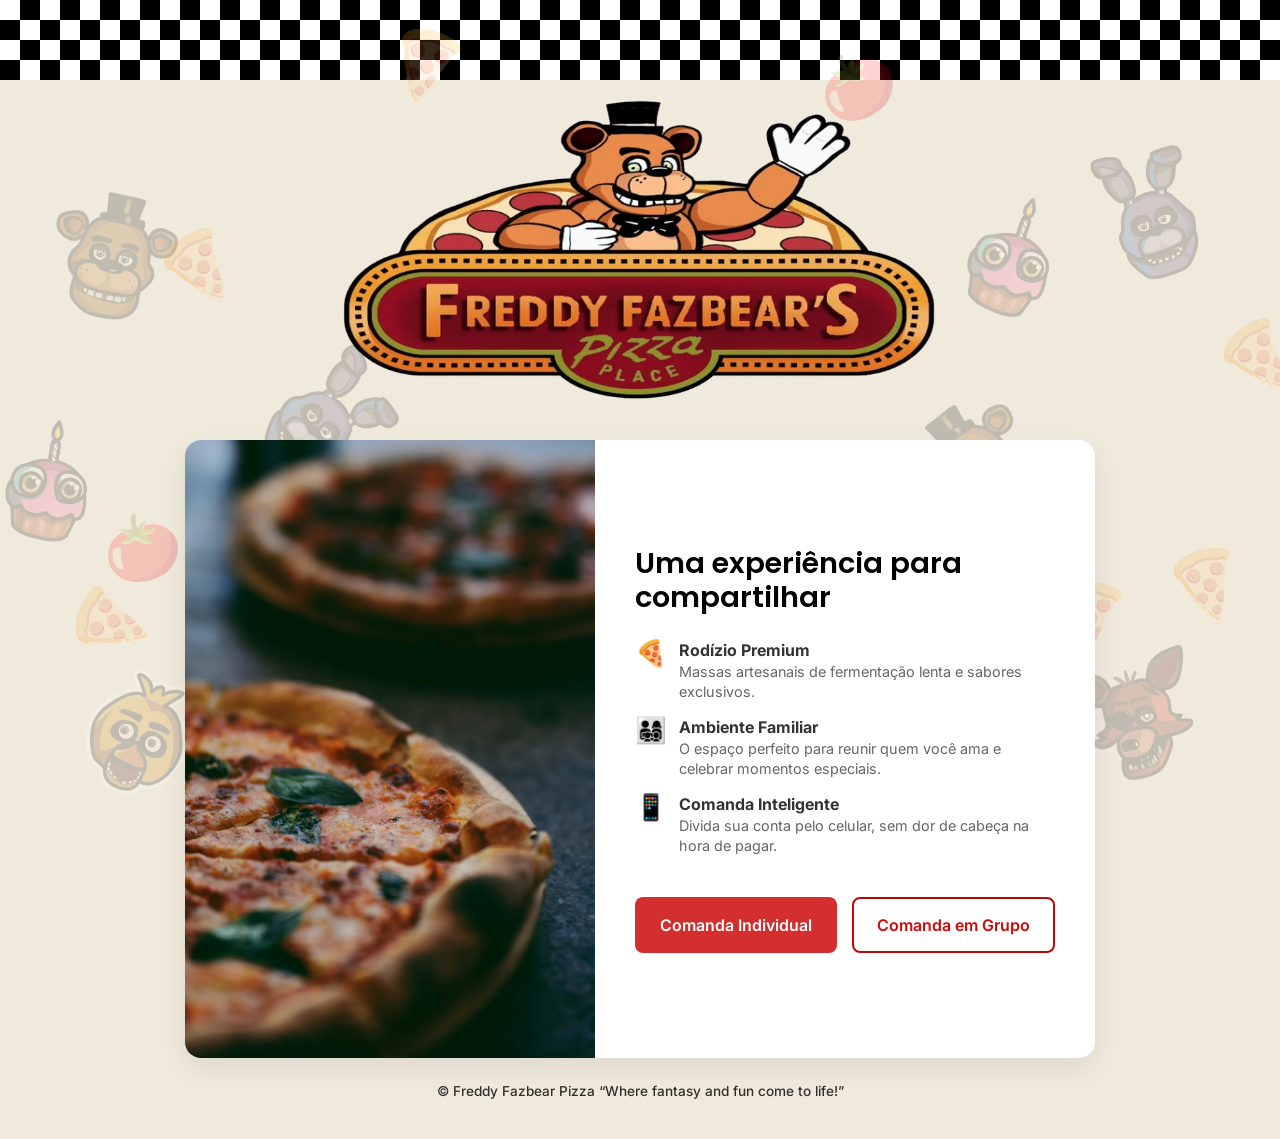
<file: index.html>
<!DOCTYPE html>
<html lang="pt-BR">
<head>
    <meta charset="UTF-8">
    <title>Pizzaria Freddy's Fazbear Pizza</title>
    <link rel="icon" type="image/x-icon" href="img/ab.png">
    <link rel="manifest" href="/manifest.json">
    <meta name="viewport" content="width=device-width, initial-scale=1.0">
    <link href="https://fonts.googleapis.com/css2?family=Inter:wght@300;400;500;600&family=Poppins:wght@500;600;700&display=swap" rel="stylesheet">
    <link rel="stylesheet" href="style.css">
</head>
<body>

    <div class="decoracoes">
    <span class="icone d1"><img src="img/freddy.png"></span>
    <span class="icone d2"><img src="img/bonnie.png"></span>
    <span class="icone d3"><img src="img/chica.png"></span>
    <span class="icone d4"><img src="img/foxy.png"></span>
    <span class="icone d5"><img src="img/cuocake.png"></span>
    <span class="icone d6">🍕</span>
    <span class="icone d7">🍕</span>
    <span class="icone d8">🍅</span>
    <span class="icone d9">🧀</span>
    <span class="icone d10">🍕</span>
    <span class="icone d11">🍕</span>
    <span class="icone d12"><img src="img/cuocake.png"></span>
    <span class="icone d13">🍅</span>
    <span class="icone d14">🍕</span>
    <span class="icone d15">🍕</span>
    <span class="icone d16">🍕</span>
    <span class="icone d17"><img src="img/bonnie.png"></span>
    <span class="icone d18"><img src="img/freddy.png"></span>

    </div>

    <div class="lights">
<span></span><span></span><span></span><span></span><span></span>
</div>

    <header class="hero-header"> 
    </header>

    <div class="banner">
        <img src="img/freddybannerpizza-removebg-preview.png" alt="">
    </div>
    <main class="container">
       <div class="card apresentacao layout-dividido">
            
            <div class="card-imagem">
                <img src="img/pizza.jpg" alt="Pizza artesanal saindo do forno">
            </div>

            <div class="card-conteudo">
                <h2>Uma experiência para compartilhar</h2>

                <ul class="lista-features">
                    <li>
                        <span class="icone-feature">🍕</span>
                        <div>
                            <strong>Rodízio Premium</strong>
                            <p>Massas artesanais de fermentação lenta e sabores exclusivos.</p>
                        </div>
                    </li>
                    <li>
                        <span class="icone-feature">👨‍👩‍👧‍👦</span>
                        <div>
                            <strong>Ambiente Familiar</strong>
                            <p>O espaço perfeito para reunir quem você ama e celebrar momentos especiais.</p>
                        </div>
                    </li>
                    <li>
                        <span class="icone-feature">📱</span>
                        <div>
                            <strong>Comanda Inteligente</strong>
                            <p>Divida sua conta pelo celular, sem dor de cabeça na hora de pagar.</p>
                        </div>
                    </li>
                </ul>

                <div class="botoes-grid">
                    <button class="btn-primary" onclick="window.location.href='comanda-individual.html'">Comanda Individual</button>
                    <button class="btn-outline" onclick="window.location.href='comanda-grupo.html'">Comanda em Grupo</button>
                </div>
            </div>
            
        </div>

        <div class="mini-rodape">
            <p>© Freddy Fazbear Pizza
“Where fantasy and fun come to life!”</p>
        </div>
    </main>

    <script src="script.js"></script>
</body>
</html>
</file>
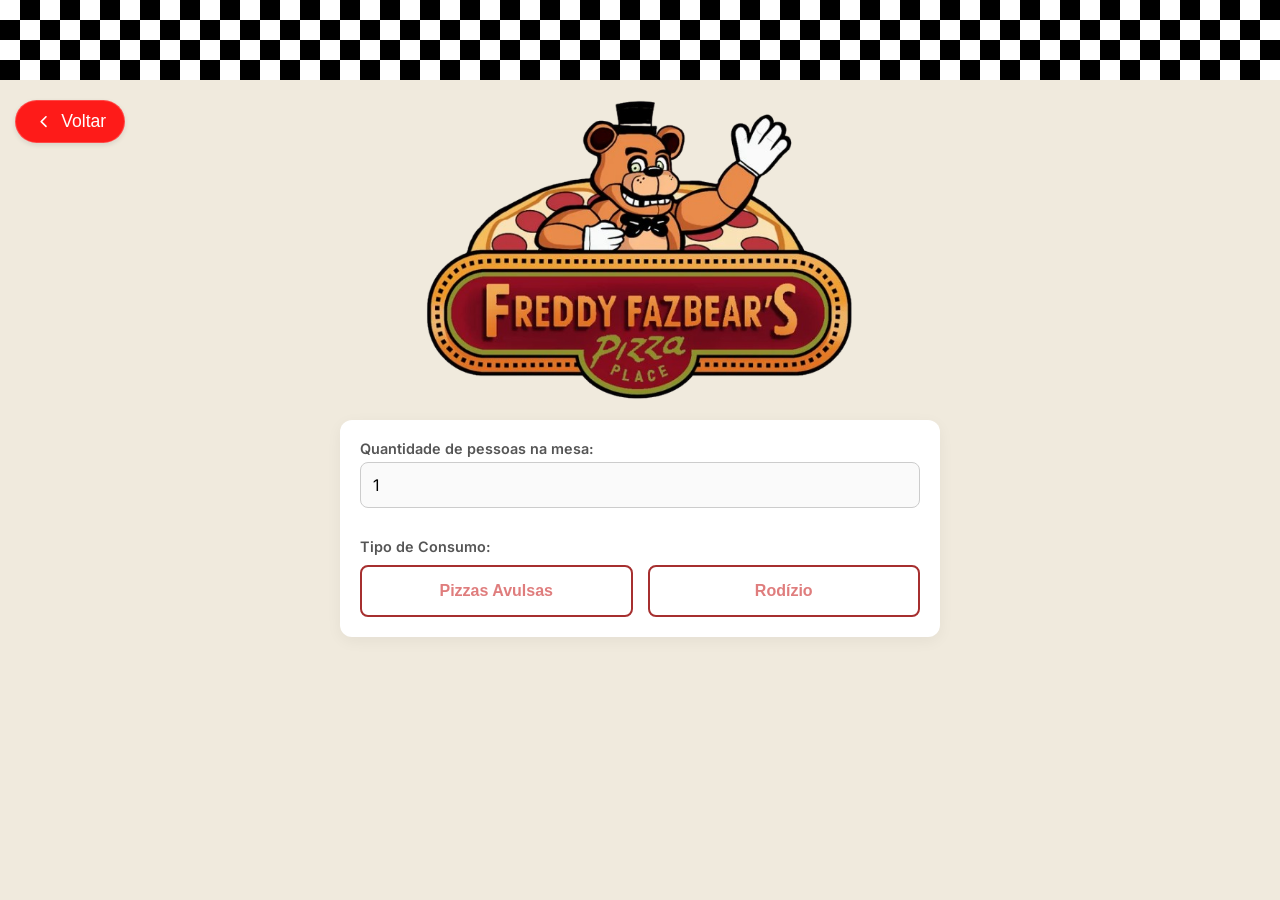
<file: comanda-grupo.html>
<!DOCTYPE html>
<html lang="pt-BR">
<head>
<meta charset="UTF-8">
<title>Comanda em Grupo - Freddy's Fazbear Pizza</title>
<meta name="viewport" content="width=device-width, initial-scale=1.0">
<link href="https://fonts.googleapis.com/css2?family=Inter:wght@300;400;500;600&display=swap" rel="stylesheet">
<link rel="stylesheet" href="comanda.css">
</head>
<body>

<header>
    <button class="btn-voltar" onclick="window.location.href='index.html'">
        <svg width="24" height="24" viewBox="0 0 24 24" fill="none" stroke="currentColor" stroke-width="2" stroke-linecap="round" stroke-linejoin="round" class="icone-voltar">
            <polyline points="15 18 9 12 15 6"></polyline>
        </svg>
        Voltar
    </button>
  
</header>
<div class="banner">
    <img src="img/freddybannerpizza-removebg-preview.png" alt="">
</div>

<div class="container">
    <div class="card configuracao">
        <label>Quantidade de pessoas na mesa:</label>
        <input type="number" id="qtdPessoas" min="1" value="1" oninput="atualizarValores()">

        <label style="margin-top: 15px;">Tipo de Consumo:</label>
        <div class="grid-2">
            <button class="btn-outline" onclick="selecionarTipo('avulsa')">Pizzas Avulsas</button>
            <button class="btn-outline" onclick="selecionarTipo('rodizio')">Rodízio</button>
        </div>
    </div>

    <section id="areaPedidos" class="hidden">
        
        <div class="card" id="cardPizzas">
            <h2> Adicionar Pizza</h2>
            
            <label>Categoria</label>
            <select id="categoriaPizza" onchange="carregarSabores()">
                <option value="salgada">Salgadas</option>
                <option value="doce">Doces</option>
            </select>

            <label>Sabor Principal</label>
            <select id="sabor1"></select>

            <div class="checkbox-group">
                <input type="checkbox" id="meioMeio" onchange="toggleMeioMeio()">
                <label for="meioMeio" style="margin:0;">Meio a Meio?</label>
            </div>

            <select id="sabor2" class="hidden"></select>

            <div class="grid-2">
                <div>
                    <label>Tamanho</label>
                    <select id="tamanho">
                        <option value="40">Pequena - R$40</option>
                        <option value="60">Média - R$60</option>
                        <option value="80">Grande - R$80</option>
                    </select>
                </div>
                <div>
                    <label>Quantidade</label>
                    <input type="number" id="quantidadePizza" min="1" value="1">
                </div>
            </div>

            <label>Observações</label>
            <input type="text" id="comentario" placeholder="Ex: sem cebola, borda recheada...">

            <button onclick="adicionarPizza()">+ Adicionar Pizza</button>
        </div>

        <div class="card">
            <h2> Adicionar Bebida</h2>

            <label>Tipo</label>
            <select id="tipoBebida" onchange="carregarBebidas()">
                <option value="">Selecione...</option>
                <option value="refrigerante">Refrigerante</option>
                <option value="agua">Água</option>
                <option value="suco">Suco</option>
            </select>

            <select id="marcaBebida" onchange="carregarTamanhos()" class="hidden"></select>
            <select id="tamanhoBebida" class="hidden"></select>

            <div class="grid-2">
                <div>
                    <label>Copos Total</label>
                    <input type="number" id="coposTotal" min="0" placeholder="0">
                </div>
                <div>
                    <label>Copos c/ Gelo</label>
                    <input type="number" id="coposGelo" min="0" placeholder="0">
                </div>
            </div>

            <button onclick="adicionarBebida()">+ Adicionar Bebida</button>
        </div>

        <div class="card">
            <h2> Resumo do Pedido</h2>
            <ul id="listaPedidos"></ul>
        </div>

    </section>
</div>

<div class="resultado-sticky hidden" id="rodapeResultado">
    <div>
        <p>Total Geral</p>
        <h3>R$ <span id="total">0.00</span></h3>
    </div>
    <div class="divisor"></div>
    <div>
        <p>Por Pessoa</p>
        <h3>R$ <span id="porPessoa">0.00</span></h3>
    </div>
</div>



<script src="comanda.js"></script>
</body>
</html>
</file>
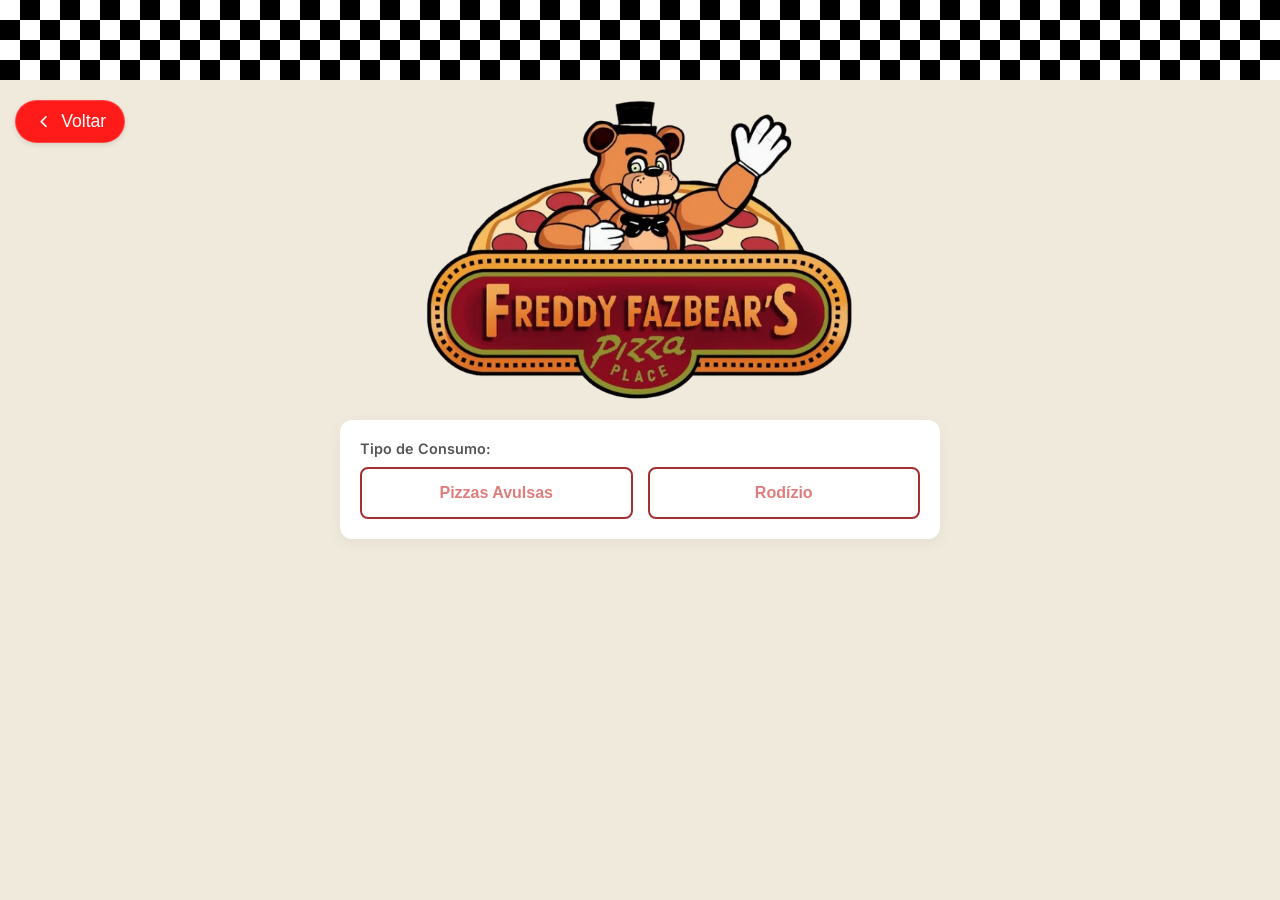
<file: comanda-individual.html>
<!DOCTYPE html>
<html lang="pt-BR">
<head>
<meta charset="UTF-8">
<title>Comanda Individual - Freddy's Fazbear Pizza</title>
<meta name="viewport" content="width=device-width, initial-scale=1.0">
<link href="https://fonts.googleapis.com/css2?family=Inter:wght@300;400;500;600&display=swap" rel="stylesheet">
<link rel="stylesheet" href="comanda.css">
</head>
<body>

<header>
    <button class="btn-voltar" onclick="window.location.href='index.html'">
        <svg width="24" height="24" viewBox="0 0 24 24" fill="none" stroke="currentColor" stroke-width="2" stroke-linecap="round" stroke-linejoin="round" class="icone-voltar">
            <polyline points="15 18 9 12 15 6"></polyline>
        </svg>
        Voltar
    </button>
    
</header>

<div class="banner">
    <img src="img/freddybannerpizza-removebg-preview.png" alt="">
</div>

<div class="container">
    <div class="card configuracao">
        <label>Tipo de Consumo:</label>
        <div class="grid-2">
            <button class="btn-outline" onclick="selecionarTipo('avulsa')">Pizzas Avulsas</button>
            <button class="btn-outline" onclick="selecionarTipo('rodizio')">Rodízio</button>
        </div>
    </div>

    <section id="areaPedidos" class="hidden">
        
        <div class="card" id="cardPizzas">
            <h2> Adicionar Pizza</h2>
            
            <label>Categoria</label>
            <select id="categoriaPizza" onchange="carregarSabores()">
                <option value="salgada">Salgadas</option>
                <option value="doce">Doces</option>
            </select>

            <label>Sabor Principal</label>
            <select id="sabor1"></select>

            <div class="checkbox-group">
                <input type="checkbox" id="meioMeio" onchange="toggleMeioMeio()">
                <label for="meioMeio" style="margin:0;">Meio a Meio?</label>
            </div>

            <select id="sabor2" class="hidden"></select>

            <div class="grid-2">
                <div>
                    <label>Tamanho</label>
                    <select id="tamanho">
                        <option value="40">Pequena - R$40</option>
                        <option value="60">Média - R$60</option>
                        <option value="80">Grande - R$80</option>
                    </select>
                </div>
                <div>
                    <label>Quantidade</label>
                    <input type="number" id="quantidadePizza" min="1" value="1">
                </div>
            </div>

            <label>Observações</label>
            <input type="text" id="comentario" placeholder="Ex: sem cebola, borda recheada...">

            <button onclick="adicionarPizza()">+ Adicionar Pizza</button>
        </div>

        <div class="card">
            <h2> Adicionar Bebida</h2>

            <label>Tipo</label>
            <select id="tipoBebida" onchange="carregarBebidas()">
                <option value="">Selecione...</option>
                <option value="refrigerante">Refrigerante</option>
                <option value="agua">Água</option>
                <option value="suco">Suco</option>
            </select>

            <select id="marcaBebida" onchange="carregarTamanhos()" class="hidden"></select>
            <select id="tamanhoBebida" class="hidden"></select>

            <div class="grid-2">
                <div>
                    <label>Copos Total</label>
                    <input type="number" id="coposTotal" min="0" placeholder="0">
                </div>
                <div>
                    <label>Copos c/ Gelo</label>
                    <input type="number" id="coposGelo" min="0" placeholder="0">
                </div>
            </div>

            <button onclick="adicionarBebida()">+ Adicionar Bebida</button>
        </div>

        <div class="card">
            <h2> Resumo do Pedido</h2>
            <ul id="listaPedidos"></ul>
        </div>

    </section>
</div>

<div class="resultado-sticky hidden" id="rodapeResultado" style="justify-content: center;">
    <div style="text-align: center;">
        <p>Total a Pagar</p>
        <h3>R$ <span id="total">0.00</span></h3>
    </div>
</div>



<script src="comanda-individual.js"></script>
</body>
</html>
</file>
<file: style.css>
* {
    margin: 0;
    padding: 0;
    box-sizing: border-box;
}

body {
    font-family: 'Inter', sans-serif;
    background-color: #f0eadd;
    color: #333;
    display: flex;
    flex-direction: column;
    min-height: 100vh;
}

/* ========================= */
/* HEADER ESTILO APP */
/* ========================= */
.hero-header {
    background:
    linear-gradient(45deg, #000 25%, transparent 25%),
    linear-gradient(-45deg, #000 25%, transparent 25%),
    linear-gradient(45deg, transparent 75%, #000 75%),
    linear-gradient(-45deg, transparent 75%, #000 75%);
    background-size: 40px 40px;
    background-position: 0 0, 0 20px, 20px -20px, -20px 0px;
    background-color: white;

    display: flex;
    flex-direction: column;
    align-items: center;
    justify-content: center;
    padding: 40px 20px;
    text-align: center;
    
}
    


.hero-header img {
    width: 350px;
    height: auto;

}


.hero-header p {
    font-weight: 300;
    opacity: 0.9;
    font-size: 1.1rem;
    margin-top: 15px; 
    text-align: center;
}

/* ========================= */
/* CONTAINER E CARD */
/* ========================= */

.banner{
    width: 100%;
    display: flex;
    justify-content: center;
    margin-top: 20px;
    height: 300px;
}
.container {
    flex: 1;
    display: flex;
    flex-direction: column;
    align-items: center;
    justify-content: center;
    padding: 40px 20px;
    max-width: 950px;
    margin: auto;
    position: relative;
    z-index: 1;
}

.card {
    background: #ffffff;
    border-radius: 16px;
    box-shadow: 0 10px 30px rgba(0,0,0,0.08);
    overflow: hidden;
}


.layout-dividido {
    display: flex;
    text-align: left;
}

.card-imagem {
    flex: 0 0 45%;
}

.card-imagem img {
    width: 100%;
    height: 100%;
    object-fit: cover;
}

.card-conteudo {
    flex: 1;
    padding: 40px;
    display: flex;
    flex-direction: column;
    justify-content: center;
}

/* ========================= */
/* LISTA DE DESTAQUES (FEATURES) */
/* ========================= */
.apresentacao h2 {
    font-family: 'Poppins', sans-serif;
    font-weight: 600;
    color: #000000;
    font-size: 1.8rem;
    margin-bottom: 25px;
    line-height: 1.2;
}   

.lista-features {
    list-style: none;
    padding: 0;
    margin: 0 0 30px 0;
    display: flex;
    flex-direction: column;
    gap: 15px;
}

.lista-features li {
    display: flex;
    align-items: flex-start;
    gap: 12px;
}

.icone-feature {
    font-size: 1.6rem;
    line-height: 1;
}

.lista-features strong {
    display: block;
    color: #333;
    font-size: 1rem;
    margin-bottom: 2px;
}

.lista-features p {
    margin: 0;
    color: #666;
    font-size: 0.9rem;
    line-height: 1.4;
}

/* ========================= */
/* MINI RODAPÉ DA TELA INICIAL */
/* ========================= */
.mini-rodape {
    margin-top: 25px;
    text-align: center;
    color: #000000;
    font-size: 0.85rem;
    font-weight: 500;
    opacity: 0.8;
}

/* ========================= */
/* BOTÕES MODERNOS */
/* ========================= */
.botoes-grid {
    display: grid;
    grid-template-columns: 1fr 1fr;
    gap: 15px;
    margin-top: 10px;
}

button {
    width: 100%;
    padding: 16px;
    border: none;
    font-size: 1rem;
    font-weight: 600;
    cursor: pointer;
    border-radius: 8px;
    transition: background 0.3s, transform 0.1s;
    font-family: 'Inter', sans-serif;
}

button:active {
    transform: scale(0.98);
}

.btn-primary {
    background: #d32f2f;
    color: #ffffff;
}

.btn-primary:hover {
    background: #b71c1c;
}

.btn-outline {
    background: transparent;
    color: #ce0909;
    border: 2px solid #ba0707;
}

.btn-outline:hover {
    background: #cd2009;
    color: #f8f1e5;
}
.decoracoes {
    position: fixed;
    top: 0;
    left: 0;
    width: 100%;
    height: 100%;
    pointer-events: none;
    z-index: 1;
    overflow: hidden;
}

.icone {
    position: absolute;
    opacity: 0.20;
    user-select: none;
    font-size: 4rem;
}

.icone img {
    width: 150px;
    height: auto;
    display: block;
}


.d1  { top: 20%; left: 3%; transform: rotate(15deg); }
.d2  { top: 15%; right: 4%; transform: rotate(-20deg); } 
.d3  { bottom: 10%; left: 5%; transform: rotate(25deg); }
.d4  { bottom: 12%; right: 5%; transform: rotate(-15deg); }
.d5  { top: 45%; left: -2%; transform: rotate(10deg); }
.d6  { top: 35%; right: -1%; transform: rotate(-10deg); }
.d7  { top: 2%; left: 30%; transform: rotate(45deg); }
.d8  { top: 5%; right: 30%; transform: rotate(-30deg); }
.d9  { bottom: 5%; left: 30%; transform: rotate(-25deg); }
.d10 { bottom: 8%; right: 25%; transform: rotate(15deg); }
.d11 { top: 25%; left: 12%; transform: rotate(-5deg); }
.d12 { top: 20%; right: 15%; transform: rotate(20deg); }
.d13 { bottom: 35%; left: 8%; transform: rotate(-15deg); }
.d14 { bottom: 28%; right: 12%; transform: rotate(35deg); }
.d15 { top: 65%; left: 5%; transform: rotate(-40deg); }
.d16 { top: 60%; right: 3%; transform: rotate(12deg); }
.d17 { bottom: 45%; left: 20%; transform: rotate(50deg); }
.d18 { bottom: 40%; right: 18%; transform: rotate(-35deg); }

.container {
    position: relative;
    z-index: 1;
}

/* ========================= */
/* RESPONSIVO (CELULAR) */
/* ========================= */
@media (max-width: 768px) {
    .hero-header h1 {
        font-size: 2rem;
    }
    
    .layout-dividido {
        flex-direction: column; 
    }

    .card-imagem {
        height: 100px;
    }

    .card-conteudo {
        padding: 25px 20px;
    }

    .botoes-grid {
        grid-template-columns: 1fr;
    }

    .mini-rodape {
        font-size: 0.75rem;
        padding: 0 10px;
    }
}
</file>
<file: comanda.css>
body {
    font-family: 'Inter', sans-serif;
    background-color: #f0eadd;
    color: #333;
    margin: 0;
    padding-bottom: 90px;
}

header {
    background:
    linear-gradient(45deg, #000 25%, transparent 25%),
    linear-gradient(-45deg, #000 25%, transparent 25%),
    linear-gradient(45deg, transparent 75%, #000 75%),
    linear-gradient(-45deg, transparent 75%, #000 75%);
    background-size: 40px 40px;
    background-position: 0 0, 0 20px, 20px -20px, -20px 0px;
    background-color: white;

    display: flex;
    flex-direction: column;
    align-items: center;
    justify-content: center;
    padding: 40px 20px;
    text-align: center;
    
}

.banner{
    width: 100%;
    display: flex;
    justify-content: center;
    margin-top: 20px;
    height: 300px;
}

.btn-voltar {
    position: absolute;
    top: 100px;  
    left: 15px;
    background: rgba(255, 0, 0, 0.886); 
    color: #ffffff;
    border: 1px solid rgba(255, 255, 255, 0.2);
    font-size: 1.1rem;
    font-weight: 500;
    cursor: pointer;
    padding: 10px 18px; 
    width: auto;
    display: flex;
    align-items: center;
    gap: 8px;
    border-radius: 50px; 
    transition: background 0.2s, border-color 0.2s, transform 0.1s;
    box-shadow: 0 2px 5px rgba(0,0,0,0.1);
}

.btn-voltar:hover {
    background: rgba(255, 0, 0, 0.802); 
    border-color: rgba(255, 255, 255, 0.35);
    transform: translateX(-3px); 
}

.icone-voltar {
    width: 1.2rem;
    height: 1.2rem;
    stroke: currentColor;
}

.container {
    max-width: 600px;
    margin: 20px auto;
    padding: 0 15px;
}


.card {
    background: #ffffff;
    border-radius: 12px;
    padding: 20px;
    margin-bottom: 20px;
    box-shadow: 0 4px 15px rgba(0,0,0,0.05);
}

h2 {
    font-family: 'Poppins', sans-serif;
    color: #1f4d3a;
    font-size: 1.3rem;
    margin-top: 0;
    margin-bottom: 15px;
    border-bottom: 2px solid #d32f2f; 
    padding-bottom: 10px;
    display: inline-block;
}

label {
    display: block;
    margin-bottom: 5px;
    font-weight: 600;
    font-size: 0.9rem;
    color: #555;
}

input[type="number"], 
input[type="text"], 
select {
    width: 100%;
    padding: 12px;
    margin-bottom: 15px;
    border: 1px solid #ccc;
    border-radius: 8px;
    box-sizing: border-box;
    font-family: 'Inter', sans-serif;
    font-size: 1rem;
    background-color: #fafafa;
    transition: border 0.3s;
}

input:focus, select:focus {
    border-color: #b21e1e;
    outline: none;
}

.checkbox-group {
    display: flex;
    align-items: center;
    gap: 10px;
    margin-bottom: 15px;
    background: #fafafa;
    padding: 10px;
    border-radius: 8px;
    border: 1px solid #ccc;
}

.checkbox-group input {
    width: auto;
    margin: 0;
    transform: scale(1.2);
}


button {
    width: 100%;
    padding: 15px;
    border: none;
    background: #a71414;
    color: #ffffff;
    font-size: 1rem;
    font-weight: 600;
    cursor: pointer;
    border-radius: 8px;
    transition: background 0.3s, transform 0.1s;
}

button:active {
    transform: scale(0.98);
}

button:hover {
    background: #b71d1d;
}

.btn-outline {
    background: transparent;
    color: #c614148d;
    border: 2px solid #920101d0;
    margin-top: 5px;
}

.btn-outline:hover {
    background: #d00c0c;
    color: #f8f1e5;
}

.hidden {
    display: none !important;
}


.grid-2 {
    display: grid;
    grid-template-columns: 1fr 1fr;
    gap: 15px;
}


ul {
    list-style: none;
    padding: 0;
    margin: 0;
}

ul li {
    background: #fdfbf7;
    border-left: 4px solid #1f4d3a;
    padding: 12px;
    margin-bottom: 10px;
    border-radius: 4px;
    font-size: 0.95rem;
    color: #333;
    font-weight: 500;
    display: flex;            
    justify-content: space-between;
    align-items: center;
}

ul li span {
    flex: 1;
}


.btn-remover {
    background: #d9534f;
    color: white;
    border: none;
    padding: 6px 12px;
    border-radius: 4px;
    cursor: pointer;
    font-size: 0.8rem;
    width: auto;
    margin-left: 10px;
}

.btn-remover:hover {
    background: #c9302c;
    transform: none; 
}


.resultado-sticky {
    position: fixed;
    bottom: 0;
    left: 0;
    width: 100%;
    background: #ffffff;
    color: #000000;
    padding: 15px 20px;
    display: flex;
    justify-content: space-evenly;
    align-items: center;
    box-shadow: 0 -4px 20px rgba(0,0,0,0.2);
    border-top: 4px solid #ff0404; 
    z-index: 1000;
    box-sizing: border-box;
}

.resultado-sticky div {
    text-align: center;
} 

.resultado-sticky p {
    margin: 0 0 5px 0;
    font-size: 0.85rem;
    opacity: 0.8;
    text-transform: uppercase;
    letter-spacing: 1px;
}

.resultado-sticky h3 {
    margin: 0;
    font-size: 1.5rem;
    color: #ee0808;
}

.divisor {
    width: 2px;
    height: 40px;
    background-color: rgba(255,255,255,0.2);
}   

.decoracoes {
    position: fixed;
    top: 0;
    left: 0;
    width: 100%;
    height: 100%;
    pointer-events: none;
    z-index: 1;
    overflow: hidden;
}

.icone {
    position: absolute;
    opacity: 0.5;
    user-select: none;
}

.icone img {
    width: 250px;
    height: auto;
    display: block;
}


.d1 { top: 19%; left: 2%; transform: rotate(15deg); }
.d2 { top: 19%; right: 2%; transform: rotate(-20deag); }
.d3 { bottom: 10%; left: 5%; transform: rotate(25deg); }
.d4 { bottom: 12%; right: 5%; transform: rotate(-15deg); }
.d5 { top: 45%; left: -2%; transform: rotate(10deg); }


.container {
    position: relative;
    z-index: 1;
}

@media (max-width: 768px) {
    header {
        padding-top: 65px;
    }

    header h1{
        font-size: 1.4rem;
        line-height: 1.2;
    }
    .icone{
        z-index: 1;
        opacity: 1;
    }
    
}
</file>
